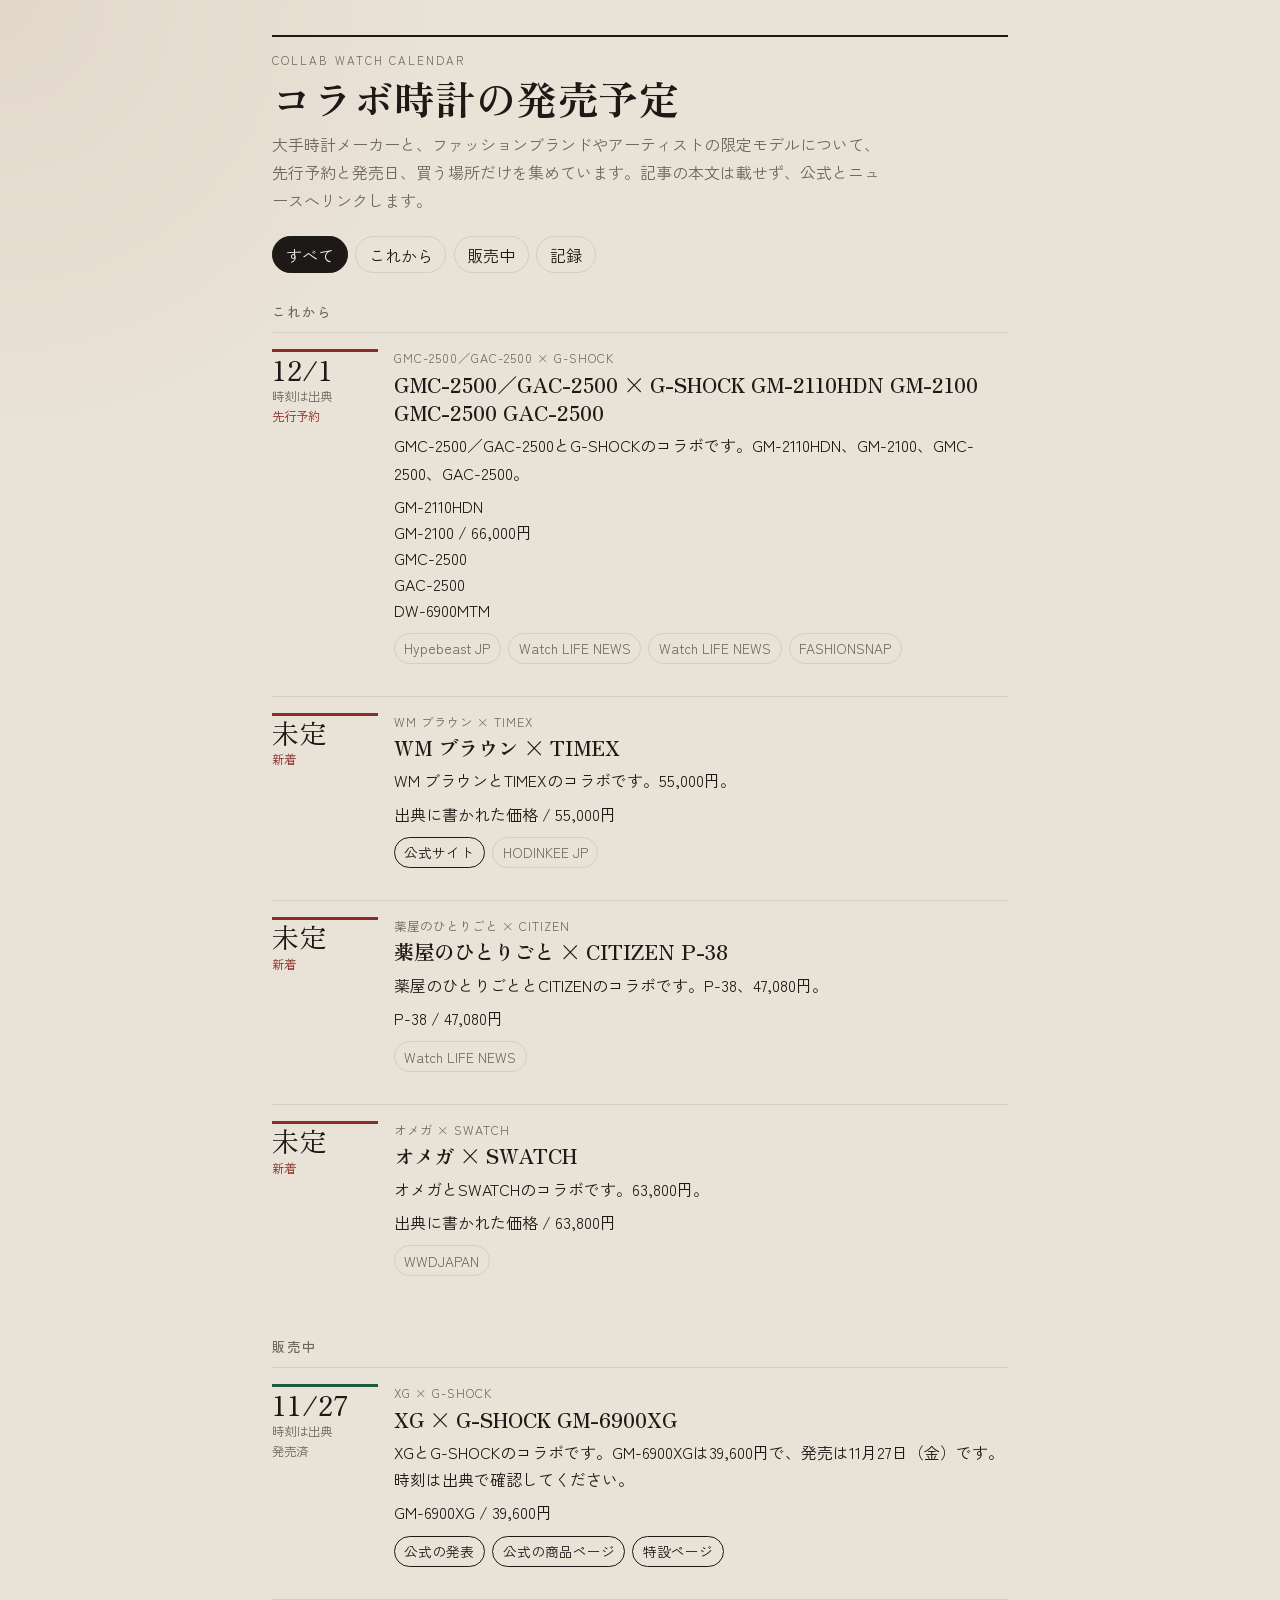
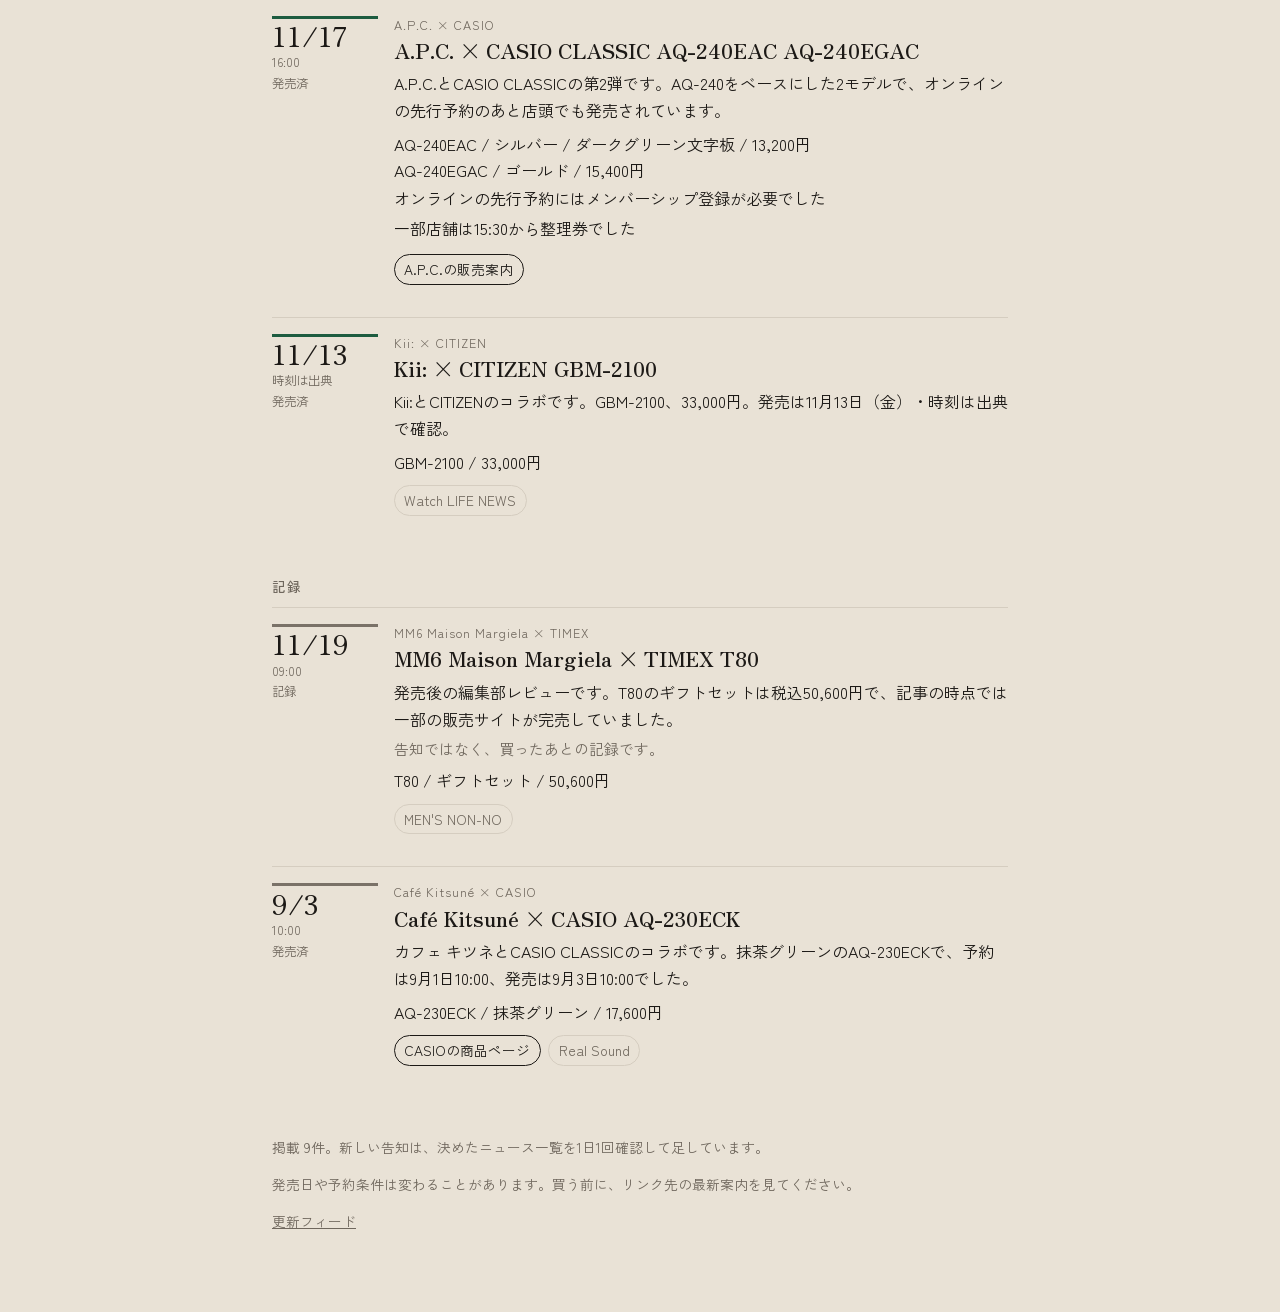
<file: docs/index.html>
<!DOCTYPE html>
<html lang="ja">
<head>
  <meta charset="utf-8">
  <meta name="viewport" content="width=device-width, initial-scale=1">
  <title>コラボ時計の発売予定</title>
  <meta name="description" content="大手時計メーカーとファッションブランドやアーティストの限定コラボについて、先行予約と発売日、購入ページを集めます。">
  <link rel="stylesheet" href="style.css">
  <link rel="alternate" type="application/rss+xml" title="コラボ時計の発売予定" href="feed.xml">
  <link rel="preconnect" href="https://fonts.googleapis.com">
  <link rel="stylesheet" href="https://fonts.googleapis.com/css2?family=Zen+Kaku+Gothic+New:wght@400;500&family=Zen+Old+Mincho:wght@500;700&display=swap">
</head>
<body>
  <div class="wrap">
    <header class="masthead">
      <p class="eyebrow">COLLAB WATCH CALENDAR</p>
      <h1>コラボ時計の発売予定</h1>
      <p class="lead">大手時計メーカーと、ファッションブランドやアーティストの限定モデルについて、先行予約と発売日、買う場所だけを集めています。記事の本文は載せず、公式とニュースへリンクします。</p>
      <div class="filters">
        <button type="button" data-filter="all" aria-pressed="true">すべて</button>
        <button type="button" data-filter="upcoming" aria-pressed="false">これから</button>
        <button type="button" data-filter="onsale" aria-pressed="false">販売中</button>
        <button type="button" data-filter="archive" aria-pressed="false">記録</button>
      </div>
    </header>
    <section class="section" id="upcoming"><h2>これから</h2>
<article class="card upcoming" data-group="upcoming">
  <div class="when">
    <span class="md">12/1</span>
    <span class="sub">時刻は出典</span>
    <span class="label">先行予約</span>
  </div>
  <div>
    <p class="brands">GMC-2500／GAC-2500 × G-SHOCK</p>
    <h3><a href="items/gmc-2500-gac-2500-g-shock-gm-2110hdn-2026.html">GMC-2500／GAC-2500 × G-SHOCK GM-2110HDN GM-2100 GMC-2500 GAC-2500</a></h3>
    <p class="summary">GMC-2500／GAC-2500とG-SHOCKのコラボです。GM-2110HDN、GM-2100、GMC-2500、GAC-2500。</p>
    
    <ul class="models"><li>GM-2110HDN</li><li>GM-2100 / 66,000円</li><li>GMC-2500</li><li>GAC-2500</li><li>DW-6900MTM</li></ul>
    
    <p class="actions"><a class="quiet" href="https://hypebeast.com/jp/2026/11/g-shock-hidden-ny-collaborative-gm-2110hdn-watch-release-info">Hypebeast JP</a><a class="quiet" href="https://www.powerwatch.jp/2026/11/24/gshock-81/?utm_source=rss&amp;utm_medium=rss&amp;utm_campaign=gshock-81">Watch LIFE NEWS</a><a class="quiet" href="https://www.powerwatch.jp/2026/11/26/gshock-82/?utm_source=rss&amp;utm_medium=rss&amp;utm_campaign=gshock-82">Watch LIFE NEWS</a><a class="quiet" href="https://www.fashionsnap.com/article/2026-11-27/gshock-hidden/">FASHIONSNAP</a></p>
  </div>
</article>
<article class="card upcoming" data-group="upcoming">
  <div class="when">
    <span class="md">未定</span>
    <span class="sub"></span>
    <span class="label">新着</span>
  </div>
  <div>
    <p class="brands">WM ブラウン × TIMEX</p>
    <h3><a href="items/wm-timex-2026.html">WM ブラウン × TIMEX</a></h3>
    <p class="summary">WM ブラウンとTIMEXのコラボです。55,000円。</p>
    
    <ul class="models"><li>出典に書かれた価格 / 55,000円</li></ul>
    
    <p class="actions"><a href="https://timex.com/">公式サイト</a><a class="quiet" href="https://hodinkee.jp/articles/wm-brown-x-timex">HODINKEE JP</a></p>
  </div>
</article>
<article class="card upcoming" data-group="upcoming">
  <div class="when">
    <span class="md">未定</span>
    <span class="sub"></span>
    <span class="label">新着</span>
  </div>
  <div>
    <p class="brands">薬屋のひとりごと × CITIZEN</p>
    <h3><a href="items/0c0a49f5-citizen-p-38-2026.html">薬屋のひとりごと × CITIZEN P-38</a></h3>
    <p class="summary">薬屋のひとりごととCITIZENのコラボです。P-38、47,080円。</p>
    
    <ul class="models"><li>P-38 / 47,080円</li></ul>
    
    <p class="actions"><a class="quiet" href="https://www.powerwatch.jp/2026/11/26/citizen-195/?utm_source=rss&amp;utm_medium=rss&amp;utm_campaign=citizen-195">Watch LIFE NEWS</a></p>
  </div>
</article>
<article class="card upcoming" data-group="upcoming">
  <div class="when">
    <span class="md">未定</span>
    <span class="sub"></span>
    <span class="label">新着</span>
  </div>
  <div>
    <p class="brands">オメガ × SWATCH</p>
    <h3><a href="items/e5746739-swatch-2026.html">オメガ × SWATCH</a></h3>
    <p class="summary">オメガとSWATCHのコラボです。63,800円。</p>
    
    <ul class="models"><li>出典に書かれた価格 / 63,800円</li></ul>
    
    <p class="actions"><a class="quiet" href="https://www.wwdjapan.com/articles/2562123">WWDJAPAN</a></p>
  </div>
</article></section><section class="section" id="onsale"><h2>販売中</h2>
<article class="card onsale" data-group="onsale">
  <div class="when">
    <span class="md">11/27</span>
    <span class="sub">時刻は出典</span>
    <span class="label">発売済</span>
  </div>
  <div>
    <p class="brands">XG × G-SHOCK</p>
    <h3><a href="items/xg-g-shock-gm-6900xg-2026.html">XG × G-SHOCK GM-6900XG</a></h3>
    <p class="summary">XGとG-SHOCKのコラボです。GM-6900XGは39,600円で、発売は11月27日（金）です。時刻は出典で確認してください。</p>
    
    <ul class="models"><li>GM-6900XG / 39,600円</li></ul>
    
    <p class="actions"><a href="https://www.casio.co.jp/release/2026/1112-gm-6900xg/">公式の発表</a><a href="https://www.casio.com/jp/watches/gshock/product.GM-6900XG-8/">公式の商品ページ</a><a href="https://gshock.casio.com/jp/contents/ambassador/xg/g-shock-xg-collab-vol2/">特設ページ</a></p>
  </div>
</article>
<article class="card onsale" data-group="onsale">
  <div class="when">
    <span class="md">11/17</span>
    <span class="sub">16:00</span>
    <span class="label">発売済</span>
  </div>
  <div>
    <p class="brands">A.P.C. × CASIO</p>
    <h3><a href="items/apc-casio-aq-240eac-2026.html">A.P.C. × CASIO CLASSIC AQ-240EAC AQ-240EGAC</a></h3>
    <p class="summary">A.P.C.とCASIO CLASSICの第2弾です。AQ-240をベースにした2モデルで、オンラインの先行予約のあと店頭でも発売されています。</p>
    
    <ul class="models"><li>AQ-240EAC / シルバー / ダークグリーン文字板 / 13,200円</li><li>AQ-240EGAC / ゴールド / 15,400円</li></ul>
    <p class="cond">オンラインの先行予約にはメンバーシップ登録が必要でした</p><p class="cond">一部店舗は15:30から整理券でした</p>
    <p class="actions"><a href="https://www.apcjp.com/jpn/journal/a-p-c-x-casio-の販売について">A.P.C.の販売案内</a></p>
  </div>
</article>
<article class="card onsale" data-group="onsale">
  <div class="when">
    <span class="md">11/13</span>
    <span class="sub">時刻は出典</span>
    <span class="label">発売済</span>
  </div>
  <div>
    <p class="brands">Kii: × CITIZEN</p>
    <h3><a href="items/kii-citizen-gbm-2100-2026.html">Kii: × CITIZEN GBM-2100</a></h3>
    <p class="summary">Kii:とCITIZENのコラボです。GBM-2100、33,000円。発売は11月13日（金）・時刻は出典で確認。</p>
    
    <ul class="models"><li>GBM-2100 / 33,000円</li></ul>
    
    <p class="actions"><a class="quiet" href="https://www.powerwatch.jp/2026/11/25/citizen-196/?utm_source=rss&amp;utm_medium=rss&amp;utm_campaign=citizen-196">Watch LIFE NEWS</a></p>
  </div>
</article></section><section class="section" id="archive"><h2>記録</h2>
<article class="card archive" data-group="archive">
  <div class="when">
    <span class="md">11/19</span>
    <span class="sub">09:00</span>
    <span class="label">記録</span>
  </div>
  <div>
    <p class="brands">MM6 Maison Margiela × TIMEX</p>
    <h3><a href="items/mm6-timex-t80-2026.html">MM6 Maison Margiela × TIMEX T80</a></h3>
    <p class="summary">発売後の編集部レビューです。T80のギフトセットは税込50,600円で、記事の時点では一部の販売サイトが完売していました。</p>
    <p class="note">告知ではなく、買ったあとの記録です。</p>
    <ul class="models"><li>T80 / ギフトセット / 50,600円</li></ul>
    
    <p class="actions"><a class="quiet" href="https://www.mensnonno.jp/fashion/new-topics/704286/area05/">MEN&#x27;S NON-NO</a></p>
  </div>
</article>
<article class="card archive" data-group="archive">
  <div class="when">
    <span class="md">9/3</span>
    <span class="sub">10:00</span>
    <span class="label">発売済</span>
  </div>
  <div>
    <p class="brands">Café Kitsuné × CASIO</p>
    <h3><a href="items/kitsune-casio-aq-230eck-2026.html">Café Kitsuné × CASIO AQ-230ECK</a></h3>
    <p class="summary">カフェ キツネとCASIO CLASSICのコラボです。抹茶グリーンのAQ-230ECKで、予約は9月1日10:00、発売は9月3日10:00でした。</p>
    
    <ul class="models"><li>AQ-230ECK / 抹茶グリーン / 17,600円</li></ul>
    
    <p class="actions"><a href="https://www.casio.com/jp/watches/casio/casio-classic/aq-230eck/">CASIOの商品ページ</a><a class="quiet" href="https://realsound.jp/tech/2026/09/post-2509956.html">Real Sound</a></p>
  </div>
</article></section>
    <footer>
      <p>掲載 9件。新しい告知は、決めたニュース一覧を1日1回確認して足しています。</p>
      <p>発売日や予約条件は変わることがあります。買う前に、リンク先の最新案内を見てください。</p>
      <p><a href="feed.xml">更新フィード</a></p>
    </footer>
  </div>
  <script>
    const buttons = document.querySelectorAll("[data-filter]");
    buttons.forEach((button) => {
      button.addEventListener("click", () => {
        const filter = button.dataset.filter;
        buttons.forEach((other) => other.setAttribute("aria-pressed", other === button ? "true" : "false"));
        document.querySelectorAll(".card").forEach((card) => {
          card.hidden = filter !== "all" && card.dataset.group !== filter;
        });
        document.querySelectorAll(".section").forEach((section) => {
          section.hidden = filter !== "all" && section.id !== filter;
        });
      });
    });
  </script>
</body>
</html>
</file>
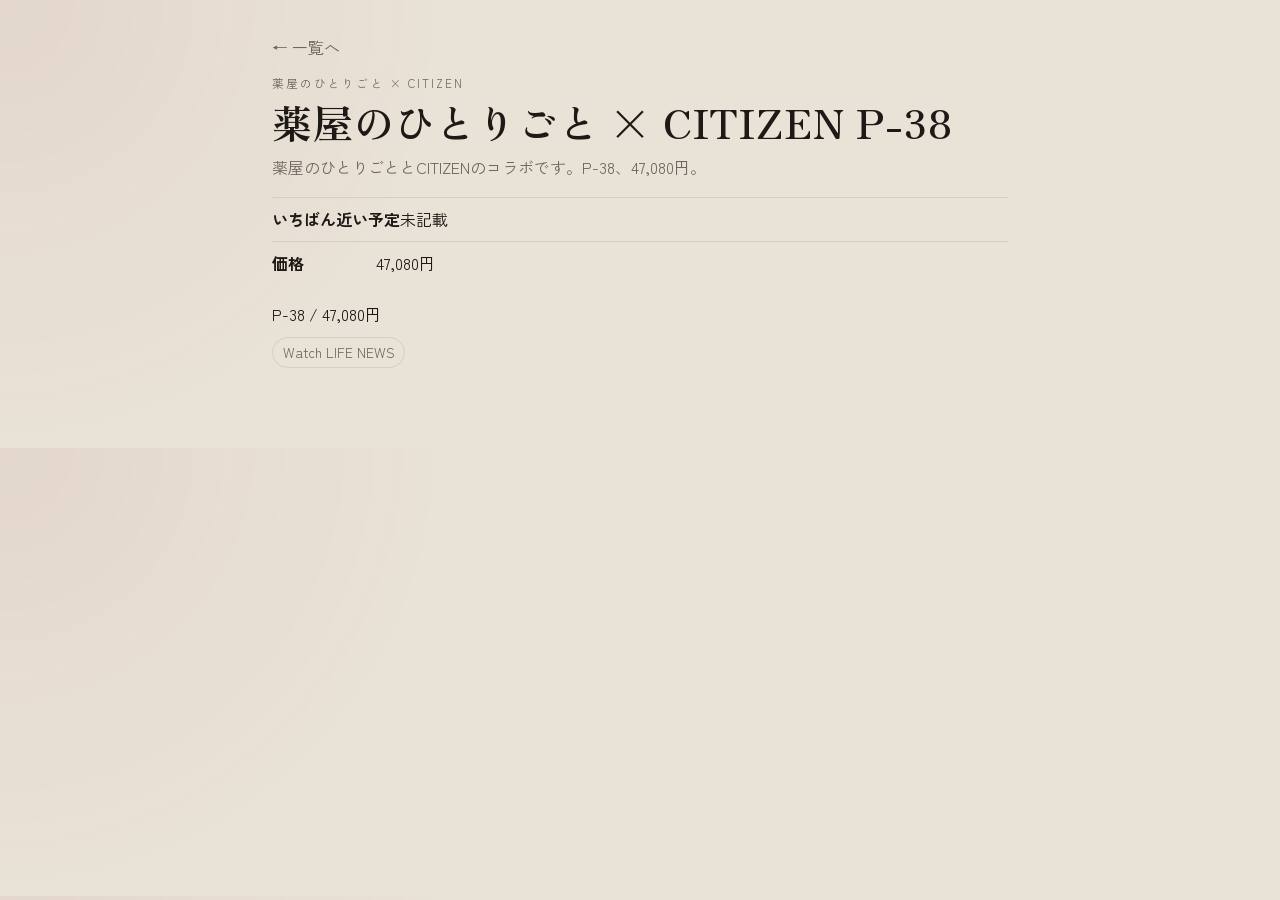
<file: docs/items/0c0a49f5-citizen-p-38-2026.html>
<!DOCTYPE html>
<html lang="ja">
<head>
  <meta charset="utf-8">
  <meta name="viewport" content="width=device-width, initial-scale=1">
  <title>薬屋のひとりごと × CITIZEN P-38｜コラボ時計の発売予定</title>
  <link rel="stylesheet" href="../style.css">
  <link rel="preconnect" href="https://fonts.googleapis.com">
  <link rel="stylesheet" href="https://fonts.googleapis.com/css2?family=Zen+Kaku+Gothic+New:wght@400;500&family=Zen+Old+Mincho:wght@500;700&display=swap">
</head>
<body>
  <div class="wrap detail">
    <p><a class="back" href="../index.html">← 一覧へ</a></p>
    <p class="eyebrow">薬屋のひとりごと × CITIZEN</p>
    <h1>薬屋のひとりごと × CITIZEN P-38</h1>
    <p class="lead">薬屋のひとりごととCITIZENのコラボです。P-38、47,080円。</p>
    
    <ul class="facts"><li><strong>いちばん近い予定</strong>未記載</li><li><strong>価格</strong>47,080円</li></ul>
    <ul class="models"><li>P-38 / 47,080円</li></ul>
    <p class="actions"><a class="quiet" href="https://www.powerwatch.jp/2026/11/26/citizen-195/?utm_source=rss&amp;utm_medium=rss&amp;utm_campaign=citizen-195">Watch LIFE NEWS</a></p>
  </div>
</body>
</html>
</file>
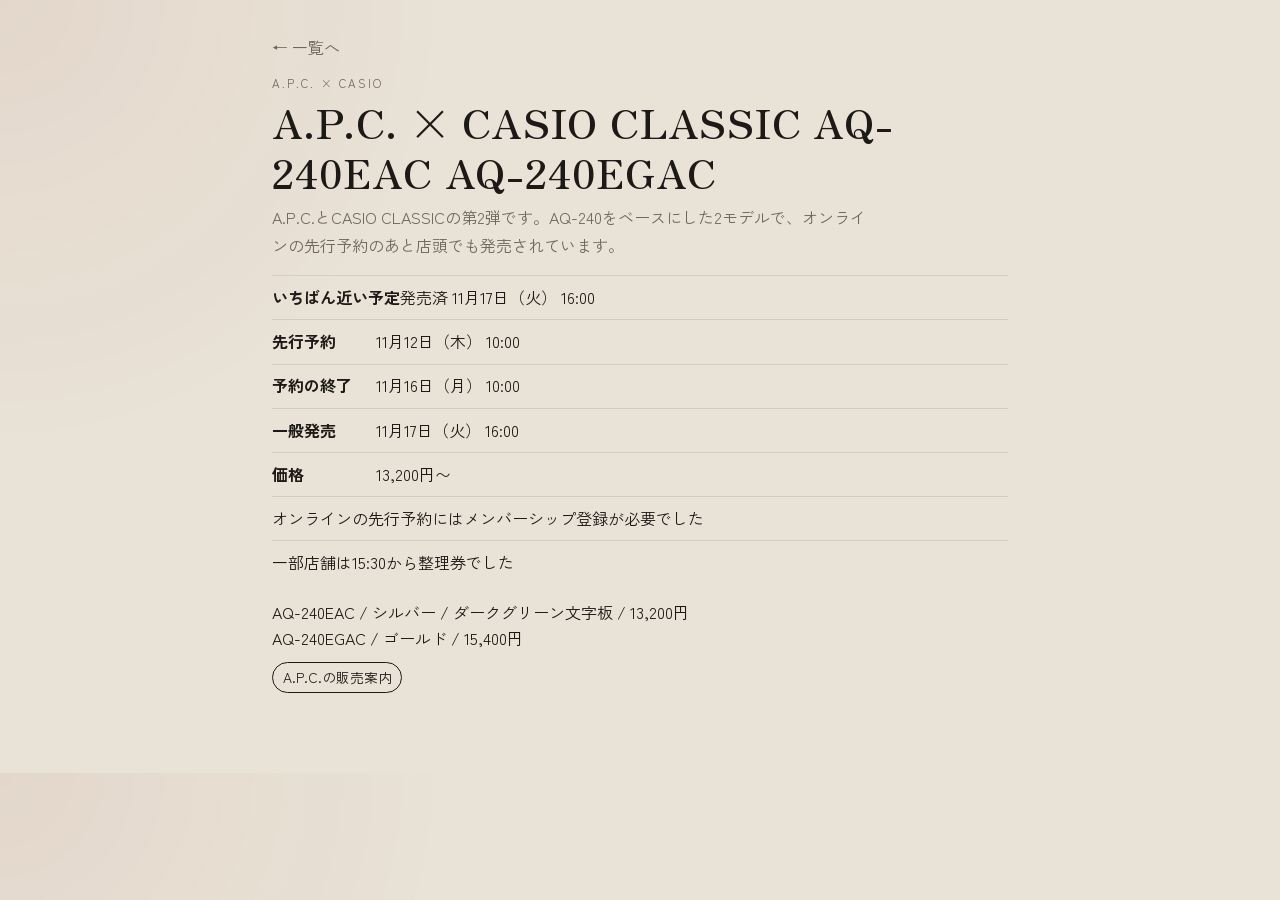
<file: docs/items/apc-casio-aq-240eac-2026.html>
<!DOCTYPE html>
<html lang="ja">
<head>
  <meta charset="utf-8">
  <meta name="viewport" content="width=device-width, initial-scale=1">
  <title>A.P.C. × CASIO CLASSIC AQ-240EAC AQ-240EGAC｜コラボ時計の発売予定</title>
  <link rel="stylesheet" href="../style.css">
  <link rel="preconnect" href="https://fonts.googleapis.com">
  <link rel="stylesheet" href="https://fonts.googleapis.com/css2?family=Zen+Kaku+Gothic+New:wght@400;500&family=Zen+Old+Mincho:wght@500;700&display=swap">
</head>
<body>
  <div class="wrap detail">
    <p><a class="back" href="../index.html">← 一覧へ</a></p>
    <p class="eyebrow">A.P.C. × CASIO</p>
    <h1>A.P.C. × CASIO CLASSIC AQ-240EAC AQ-240EGAC</h1>
    <p class="lead">A.P.C.とCASIO CLASSICの第2弾です。AQ-240をベースにした2モデルで、オンラインの先行予約のあと店頭でも発売されています。</p>
    
    <ul class="facts"><li><strong>いちばん近い予定</strong>発売済 11月17日（火） 16:00</li><li><strong>先行予約</strong>11月12日（木） 10:00</li><li><strong>予約の終了</strong>11月16日（月） 10:00</li><li><strong>一般発売</strong>11月17日（火） 16:00</li><li><strong>価格</strong>13,200円〜</li><li>オンラインの先行予約にはメンバーシップ登録が必要でした</li><li>一部店舗は15:30から整理券でした</li></ul>
    <ul class="models"><li>AQ-240EAC / シルバー / ダークグリーン文字板 / 13,200円</li><li>AQ-240EGAC / ゴールド / 15,400円</li></ul>
    <p class="actions"><a href="https://www.apcjp.com/jpn/journal/a-p-c-x-casio-の販売について">A.P.C.の販売案内</a></p>
  </div>
</body>
</html>
</file>
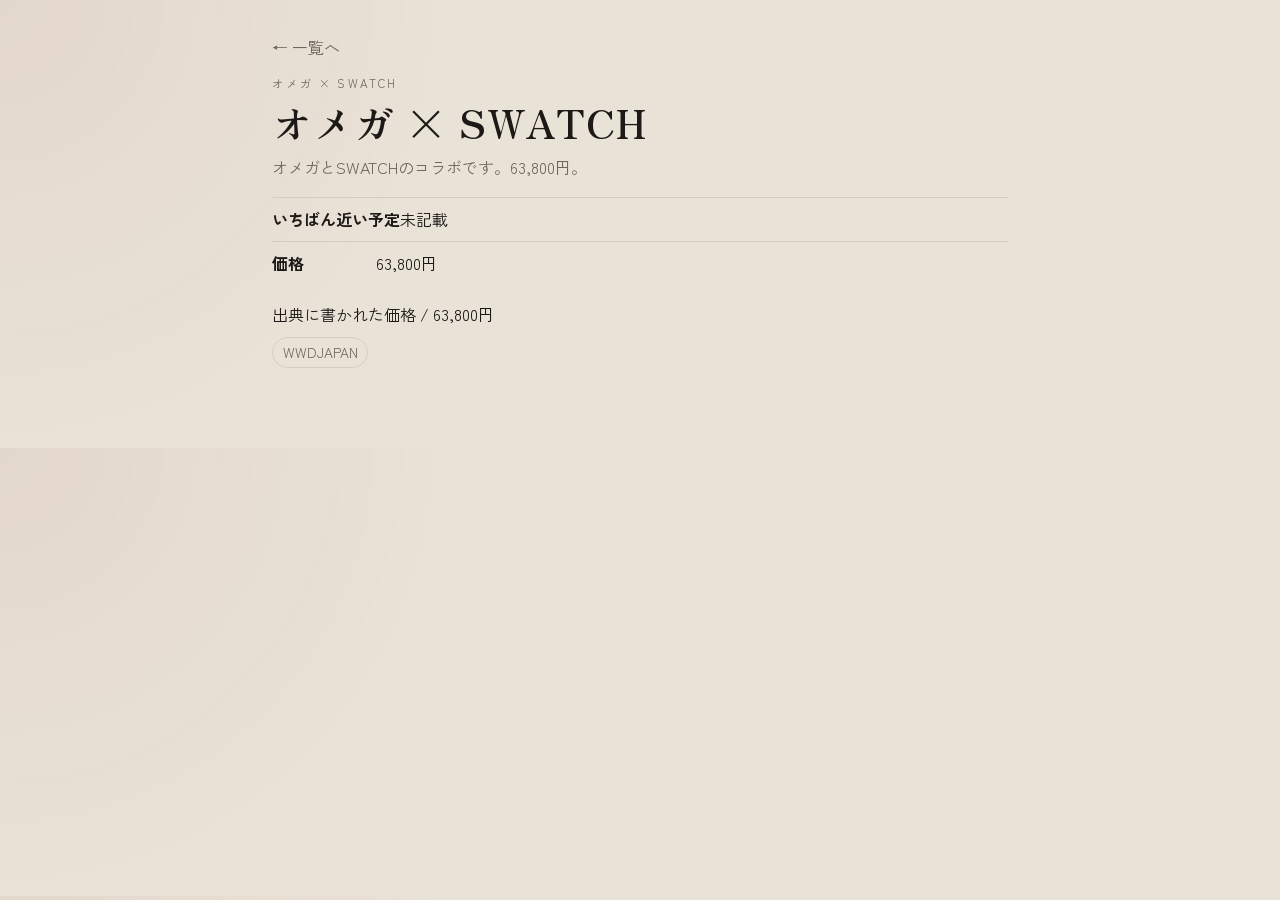
<file: docs/items/e5746739-swatch-2026.html>
<!DOCTYPE html>
<html lang="ja">
<head>
  <meta charset="utf-8">
  <meta name="viewport" content="width=device-width, initial-scale=1">
  <title>オメガ × SWATCH｜コラボ時計の発売予定</title>
  <link rel="stylesheet" href="../style.css">
  <link rel="preconnect" href="https://fonts.googleapis.com">
  <link rel="stylesheet" href="https://fonts.googleapis.com/css2?family=Zen+Kaku+Gothic+New:wght@400;500&family=Zen+Old+Mincho:wght@500;700&display=swap">
</head>
<body>
  <div class="wrap detail">
    <p><a class="back" href="../index.html">← 一覧へ</a></p>
    <p class="eyebrow">オメガ × SWATCH</p>
    <h1>オメガ × SWATCH</h1>
    <p class="lead">オメガとSWATCHのコラボです。63,800円。</p>
    
    <ul class="facts"><li><strong>いちばん近い予定</strong>未記載</li><li><strong>価格</strong>63,800円</li></ul>
    <ul class="models"><li>出典に書かれた価格 / 63,800円</li></ul>
    <p class="actions"><a class="quiet" href="https://www.wwdjapan.com/articles/2562123">WWDJAPAN</a></p>
  </div>
</body>
</html>
</file>
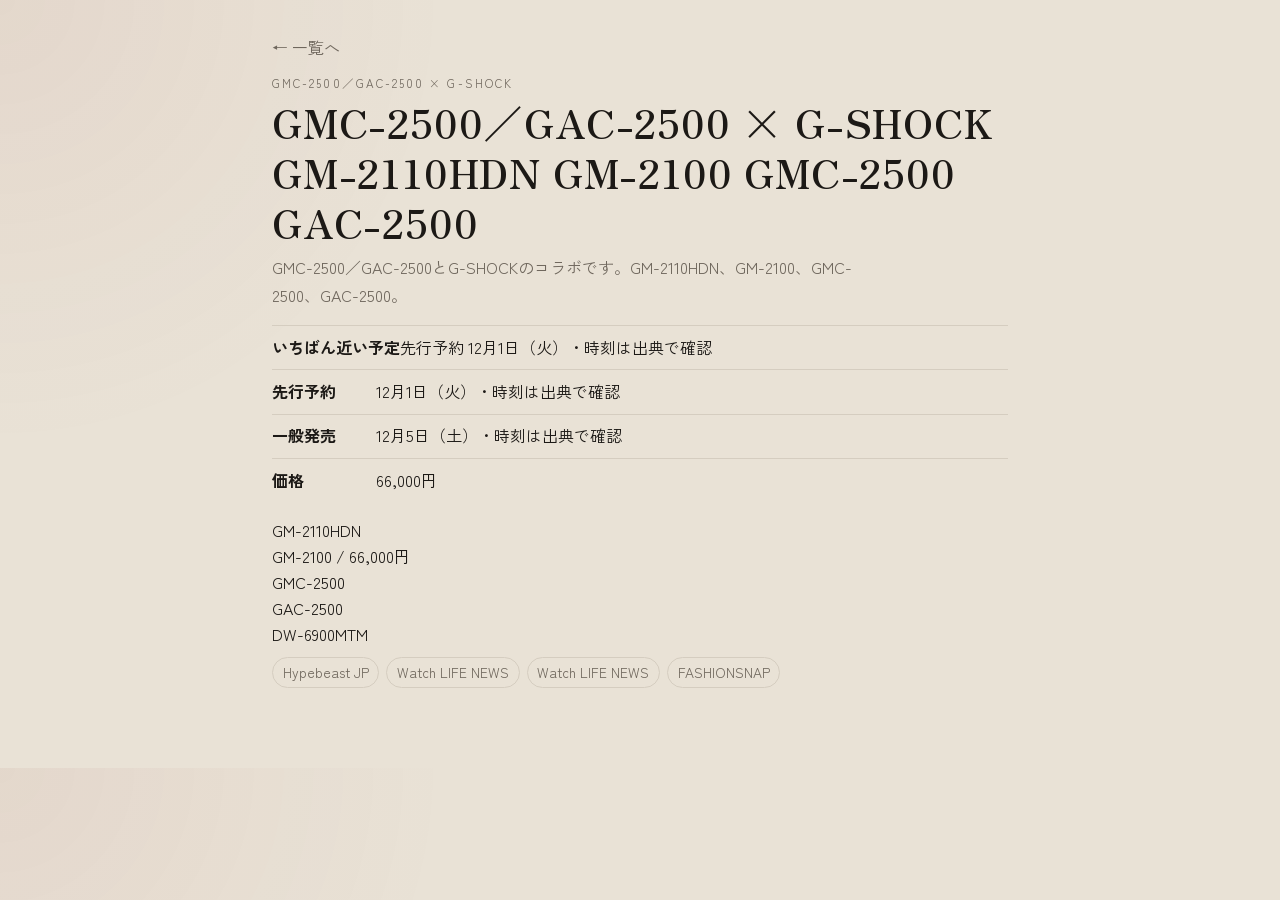
<file: docs/items/gmc-2500-gac-2500-g-shock-gm-2110hdn-2026.html>
<!DOCTYPE html>
<html lang="ja">
<head>
  <meta charset="utf-8">
  <meta name="viewport" content="width=device-width, initial-scale=1">
  <title>GMC-2500／GAC-2500 × G-SHOCK GM-2110HDN GM-2100 GMC-2500 GAC-2500｜コラボ時計の発売予定</title>
  <link rel="stylesheet" href="../style.css">
  <link rel="preconnect" href="https://fonts.googleapis.com">
  <link rel="stylesheet" href="https://fonts.googleapis.com/css2?family=Zen+Kaku+Gothic+New:wght@400;500&family=Zen+Old+Mincho:wght@500;700&display=swap">
</head>
<body>
  <div class="wrap detail">
    <p><a class="back" href="../index.html">← 一覧へ</a></p>
    <p class="eyebrow">GMC-2500／GAC-2500 × G-SHOCK</p>
    <h1>GMC-2500／GAC-2500 × G-SHOCK GM-2110HDN GM-2100 GMC-2500 GAC-2500</h1>
    <p class="lead">GMC-2500／GAC-2500とG-SHOCKのコラボです。GM-2110HDN、GM-2100、GMC-2500、GAC-2500。</p>
    
    <ul class="facts"><li><strong>いちばん近い予定</strong>先行予約 12月1日（火）・時刻は出典で確認</li><li><strong>先行予約</strong>12月1日（火）・時刻は出典で確認</li><li><strong>一般発売</strong>12月5日（土）・時刻は出典で確認</li><li><strong>価格</strong>66,000円</li></ul>
    <ul class="models"><li>GM-2110HDN</li><li>GM-2100 / 66,000円</li><li>GMC-2500</li><li>GAC-2500</li><li>DW-6900MTM</li></ul>
    <p class="actions"><a class="quiet" href="https://hypebeast.com/jp/2026/11/g-shock-hidden-ny-collaborative-gm-2110hdn-watch-release-info">Hypebeast JP</a><a class="quiet" href="https://www.powerwatch.jp/2026/11/24/gshock-81/?utm_source=rss&amp;utm_medium=rss&amp;utm_campaign=gshock-81">Watch LIFE NEWS</a><a class="quiet" href="https://www.powerwatch.jp/2026/11/26/gshock-82/?utm_source=rss&amp;utm_medium=rss&amp;utm_campaign=gshock-82">Watch LIFE NEWS</a><a class="quiet" href="https://www.fashionsnap.com/article/2026-11-27/gshock-hidden/">FASHIONSNAP</a></p>
  </div>
</body>
</html>
</file>
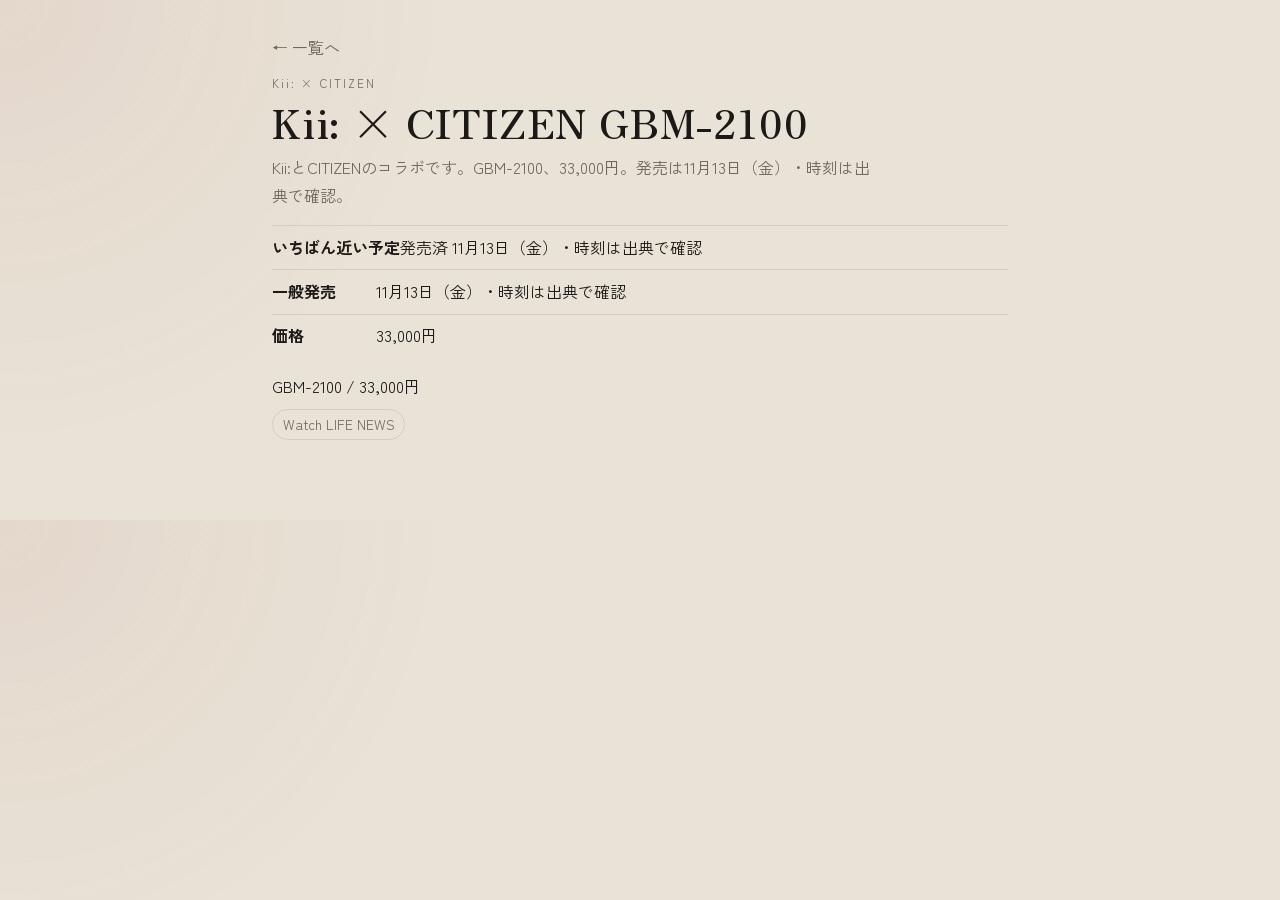
<file: docs/items/kii-citizen-gbm-2100-2026.html>
<!DOCTYPE html>
<html lang="ja">
<head>
  <meta charset="utf-8">
  <meta name="viewport" content="width=device-width, initial-scale=1">
  <title>Kii: × CITIZEN GBM-2100｜コラボ時計の発売予定</title>
  <link rel="stylesheet" href="../style.css">
  <link rel="preconnect" href="https://fonts.googleapis.com">
  <link rel="stylesheet" href="https://fonts.googleapis.com/css2?family=Zen+Kaku+Gothic+New:wght@400;500&family=Zen+Old+Mincho:wght@500;700&display=swap">
</head>
<body>
  <div class="wrap detail">
    <p><a class="back" href="../index.html">← 一覧へ</a></p>
    <p class="eyebrow">Kii: × CITIZEN</p>
    <h1>Kii: × CITIZEN GBM-2100</h1>
    <p class="lead">Kii:とCITIZENのコラボです。GBM-2100、33,000円。発売は11月13日（金）・時刻は出典で確認。</p>
    
    <ul class="facts"><li><strong>いちばん近い予定</strong>発売済 11月13日（金）・時刻は出典で確認</li><li><strong>一般発売</strong>11月13日（金）・時刻は出典で確認</li><li><strong>価格</strong>33,000円</li></ul>
    <ul class="models"><li>GBM-2100 / 33,000円</li></ul>
    <p class="actions"><a class="quiet" href="https://www.powerwatch.jp/2026/11/25/citizen-196/?utm_source=rss&amp;utm_medium=rss&amp;utm_campaign=citizen-196">Watch LIFE NEWS</a></p>
  </div>
</body>
</html>
</file>
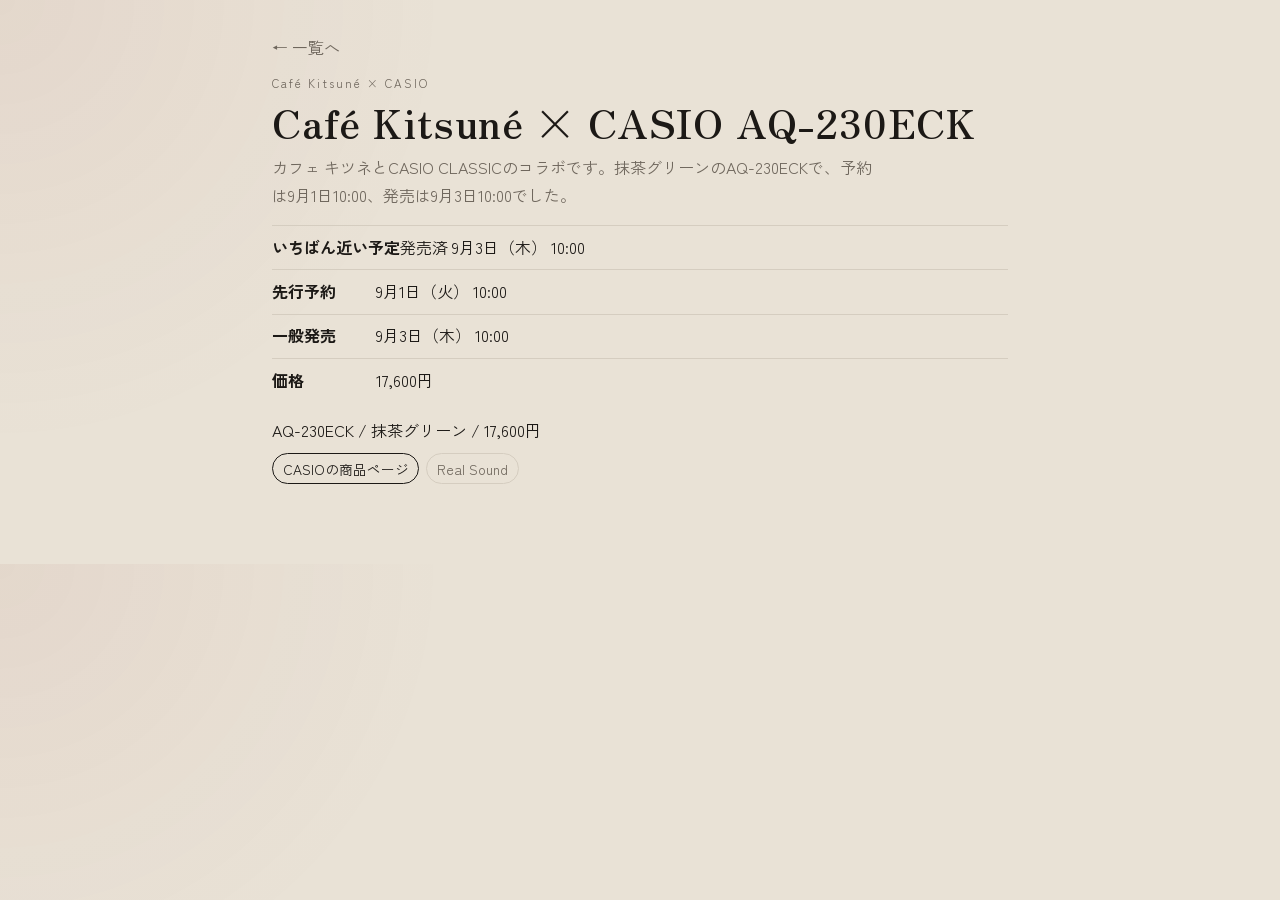
<file: docs/items/kitsune-casio-aq-230eck-2026.html>
<!DOCTYPE html>
<html lang="ja">
<head>
  <meta charset="utf-8">
  <meta name="viewport" content="width=device-width, initial-scale=1">
  <title>Café Kitsuné × CASIO AQ-230ECK｜コラボ時計の発売予定</title>
  <link rel="stylesheet" href="../style.css">
  <link rel="preconnect" href="https://fonts.googleapis.com">
  <link rel="stylesheet" href="https://fonts.googleapis.com/css2?family=Zen+Kaku+Gothic+New:wght@400;500&family=Zen+Old+Mincho:wght@500;700&display=swap">
</head>
<body>
  <div class="wrap detail">
    <p><a class="back" href="../index.html">← 一覧へ</a></p>
    <p class="eyebrow">Café Kitsuné × CASIO</p>
    <h1>Café Kitsuné × CASIO AQ-230ECK</h1>
    <p class="lead">カフェ キツネとCASIO CLASSICのコラボです。抹茶グリーンのAQ-230ECKで、予約は9月1日10:00、発売は9月3日10:00でした。</p>
    
    <ul class="facts"><li><strong>いちばん近い予定</strong>発売済 9月3日（木） 10:00</li><li><strong>先行予約</strong>9月1日（火） 10:00</li><li><strong>一般発売</strong>9月3日（木） 10:00</li><li><strong>価格</strong>17,600円</li></ul>
    <ul class="models"><li>AQ-230ECK / 抹茶グリーン / 17,600円</li></ul>
    <p class="actions"><a href="https://www.casio.com/jp/watches/casio/casio-classic/aq-230eck/">CASIOの商品ページ</a><a class="quiet" href="https://realsound.jp/tech/2026/09/post-2509956.html">Real Sound</a></p>
  </div>
</body>
</html>
</file>
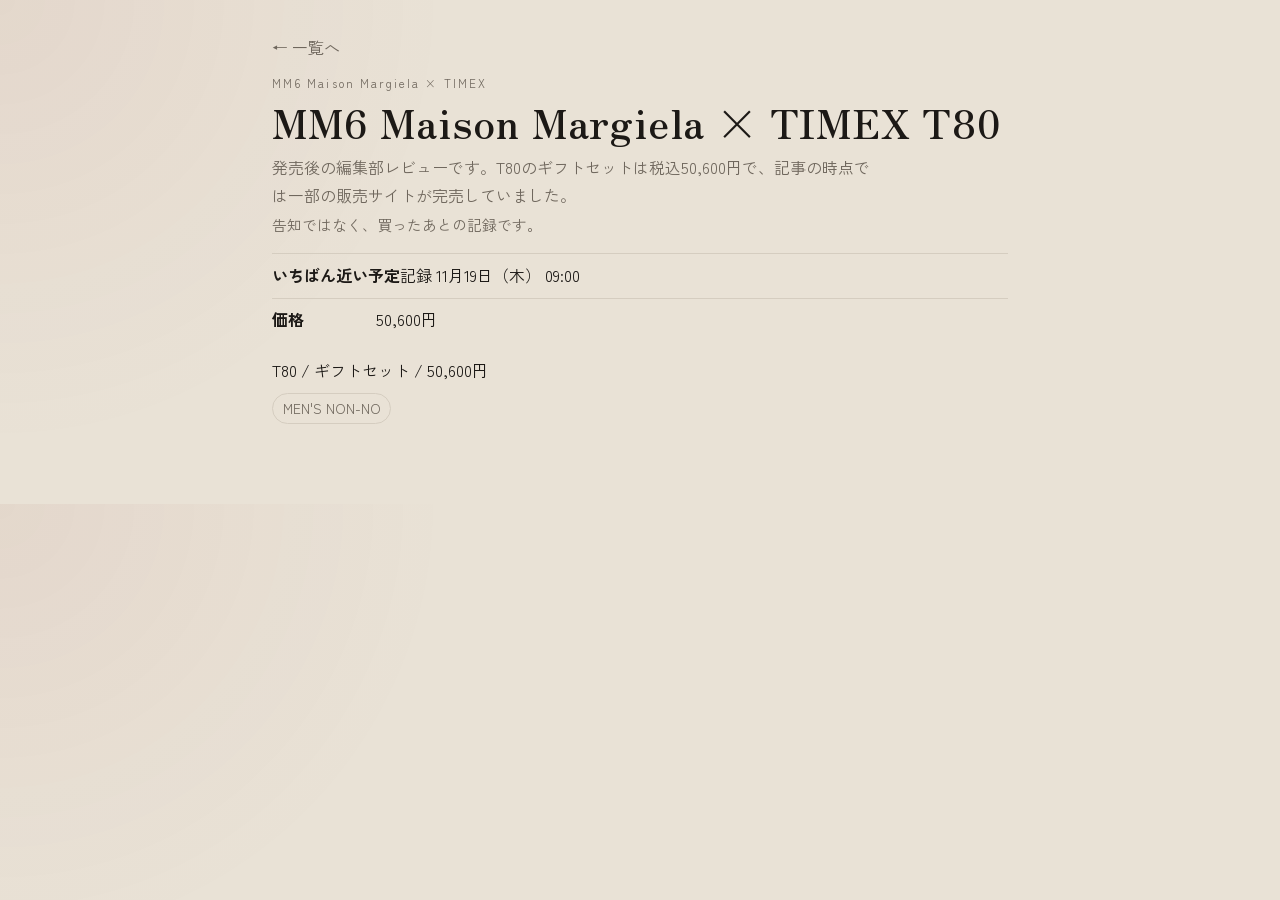
<file: docs/items/mm6-timex-t80-2026.html>
<!DOCTYPE html>
<html lang="ja">
<head>
  <meta charset="utf-8">
  <meta name="viewport" content="width=device-width, initial-scale=1">
  <title>MM6 Maison Margiela × TIMEX T80｜コラボ時計の発売予定</title>
  <link rel="stylesheet" href="../style.css">
  <link rel="preconnect" href="https://fonts.googleapis.com">
  <link rel="stylesheet" href="https://fonts.googleapis.com/css2?family=Zen+Kaku+Gothic+New:wght@400;500&family=Zen+Old+Mincho:wght@500;700&display=swap">
</head>
<body>
  <div class="wrap detail">
    <p><a class="back" href="../index.html">← 一覧へ</a></p>
    <p class="eyebrow">MM6 Maison Margiela × TIMEX</p>
    <h1>MM6 Maison Margiela × TIMEX T80</h1>
    <p class="lead">発売後の編集部レビューです。T80のギフトセットは税込50,600円で、記事の時点では一部の販売サイトが完売していました。</p>
    <p class="note">告知ではなく、買ったあとの記録です。</p>
    <ul class="facts"><li><strong>いちばん近い予定</strong>記録 11月19日（木） 09:00</li><li><strong>価格</strong>50,600円</li></ul>
    <ul class="models"><li>T80 / ギフトセット / 50,600円</li></ul>
    <p class="actions"><a class="quiet" href="https://www.mensnonno.jp/fashion/new-topics/704286/area05/">MEN&#x27;S NON-NO</a></p>
  </div>
</body>
</html>
</file>
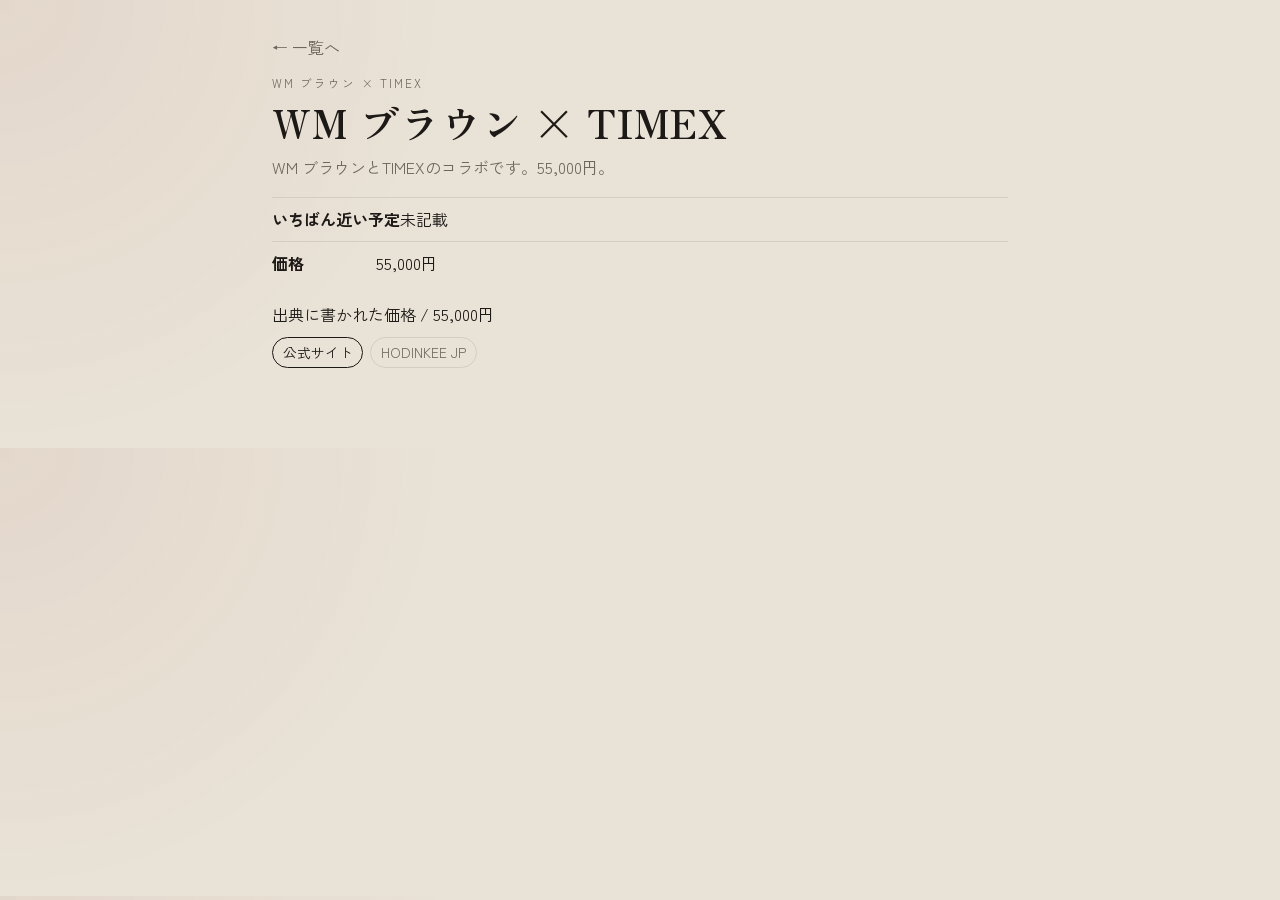
<file: docs/items/wm-timex-2026.html>
<!DOCTYPE html>
<html lang="ja">
<head>
  <meta charset="utf-8">
  <meta name="viewport" content="width=device-width, initial-scale=1">
  <title>WM ブラウン × TIMEX｜コラボ時計の発売予定</title>
  <link rel="stylesheet" href="../style.css">
  <link rel="preconnect" href="https://fonts.googleapis.com">
  <link rel="stylesheet" href="https://fonts.googleapis.com/css2?family=Zen+Kaku+Gothic+New:wght@400;500&family=Zen+Old+Mincho:wght@500;700&display=swap">
</head>
<body>
  <div class="wrap detail">
    <p><a class="back" href="../index.html">← 一覧へ</a></p>
    <p class="eyebrow">WM ブラウン × TIMEX</p>
    <h1>WM ブラウン × TIMEX</h1>
    <p class="lead">WM ブラウンとTIMEXのコラボです。55,000円。</p>
    
    <ul class="facts"><li><strong>いちばん近い予定</strong>未記載</li><li><strong>価格</strong>55,000円</li></ul>
    <ul class="models"><li>出典に書かれた価格 / 55,000円</li></ul>
    <p class="actions"><a href="https://timex.com/">公式サイト</a><a class="quiet" href="https://hodinkee.jp/articles/wm-brown-x-timex">HODINKEE JP</a></p>
  </div>
</body>
</html>
</file>
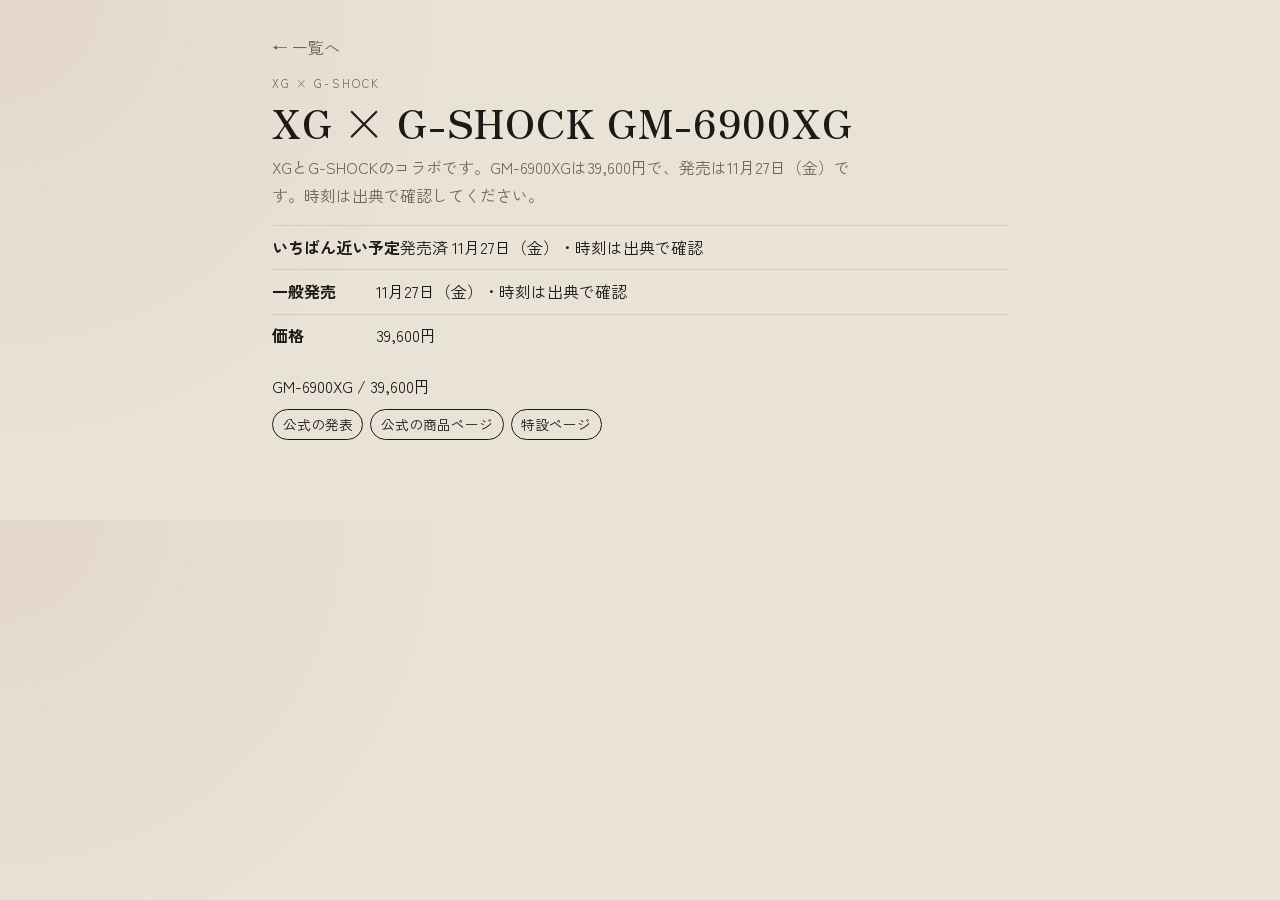
<file: docs/items/xg-g-shock-gm-6900xg-2026.html>
<!DOCTYPE html>
<html lang="ja">
<head>
  <meta charset="utf-8">
  <meta name="viewport" content="width=device-width, initial-scale=1">
  <title>XG × G-SHOCK GM-6900XG｜コラボ時計の発売予定</title>
  <link rel="stylesheet" href="../style.css">
  <link rel="preconnect" href="https://fonts.googleapis.com">
  <link rel="stylesheet" href="https://fonts.googleapis.com/css2?family=Zen+Kaku+Gothic+New:wght@400;500&family=Zen+Old+Mincho:wght@500;700&display=swap">
</head>
<body>
  <div class="wrap detail">
    <p><a class="back" href="../index.html">← 一覧へ</a></p>
    <p class="eyebrow">XG × G-SHOCK</p>
    <h1>XG × G-SHOCK GM-6900XG</h1>
    <p class="lead">XGとG-SHOCKのコラボです。GM-6900XGは39,600円で、発売は11月27日（金）です。時刻は出典で確認してください。</p>
    
    <ul class="facts"><li><strong>いちばん近い予定</strong>発売済 11月27日（金）・時刻は出典で確認</li><li><strong>一般発売</strong>11月27日（金）・時刻は出典で確認</li><li><strong>価格</strong>39,600円</li></ul>
    <ul class="models"><li>GM-6900XG / 39,600円</li></ul>
    <p class="actions"><a href="https://www.casio.co.jp/release/2026/1112-gm-6900xg/">公式の発表</a><a href="https://www.casio.com/jp/watches/gshock/product.GM-6900XG-8/">公式の商品ページ</a><a href="https://gshock.casio.com/jp/contents/ambassador/xg/g-shock-xg-collab-vol2/">特設ページ</a></p>
  </div>
</body>
</html>
</file>
<file: docs/style.css>
:root {
  --paper: #e9e2d6;
  --sheet: #f6f1e8;
  --ink: #1c1916;
  --muted: #6f675d;
  --line: #d5cdc0;
  --stamp: #8e2c2a;
  --sale: #1d5c40;
  --archive: #7a7268;
  --shadow: 0 1px 0 rgba(28, 25, 22, 0.04);
  font-family: "Zen Kaku Gothic New", "Hiragino Sans", "Yu Gothic", sans-serif;
}
* { box-sizing: border-box; }
body {
  margin: 0;
  background:
    radial-gradient(circle at top left, rgba(142, 44, 42, 0.06), transparent 28rem),
    var(--paper);
  color: var(--ink);
}
a { color: inherit; }
.wrap { width: min(46rem, calc(100% - 2rem)); margin: 0 auto; padding: 2.2rem 0 4rem; }
.masthead { border-top: 2px solid var(--ink); padding-top: 0.9rem; }
.eyebrow {
  margin: 0;
  letter-spacing: 0.18em;
  font-size: 0.72rem;
  color: var(--muted);
}
h1 {
  margin: 0.35rem 0 0.4rem;
  font-family: "Zen Old Mincho", "Yu Mincho", serif;
  font-size: clamp(1.8rem, 4vw, 2.5rem);
  font-weight: 700;
  letter-spacing: 0.02em;
  line-height: 1.25;
}
.lead { margin: 0; max-width: 38rem; line-height: 1.75; color: var(--muted); }
.filters { display: flex; flex-wrap: wrap; gap: 0.45rem; margin: 1.4rem 0 0.4rem; }
.filters button {
  border: 1px solid var(--line);
  background: transparent;
  color: var(--ink);
  border-radius: 999px;
  padding: 0.35rem 0.8rem;
  font: inherit;
  cursor: pointer;
}
.filters button[aria-pressed="true"] { background: var(--ink); color: var(--sheet); border-color: var(--ink); }
.section { margin-top: 1.8rem; }
.section h2 {
  margin: 0 0 0.7rem;
  font-size: 0.82rem;
  letter-spacing: 0.14em;
  font-weight: 500;
  color: var(--muted);
}
.card {
  display: grid;
  grid-template-columns: 6.6rem 1fr;
  gap: 0.9rem 1rem;
  padding: 1rem 0;
  border-top: 1px solid var(--line);
  background: transparent;
}
.when { padding-top: 0.15rem; border-top: 3px solid var(--ink); }
.card.upcoming .when { border-top-color: var(--stamp); }
.card.onsale .when { border-top-color: var(--sale); }
.card.archive .when { border-top-color: var(--archive); }
.when .md {
  display: block;
  font-family: "Zen Old Mincho", serif;
  font-size: 1.7rem;
  line-height: 1.1;
}
.when .sub, .when .label { display: block; color: var(--muted); font-size: 0.78rem; margin-top: 0.15rem; }
.card.upcoming .label { color: var(--stamp); }
.brands { margin: 0; font-size: 0.78rem; letter-spacing: 0.08em; color: var(--muted); }
.card h3 { margin: 0.15rem 0 0.35rem; font-family: "Zen Old Mincho", serif; font-size: 1.28rem; font-weight: 700; line-height: 1.4; }
.card h3 a { text-decoration: none; }
.card h3 a:hover { text-decoration: underline; }
.summary, .note, .cond { margin: 0.2rem 0; line-height: 1.7; }
.note { color: var(--muted); font-size: 0.92rem; }
.models { margin: 0.45rem 0 0; padding: 0; list-style: none; color: var(--ink); }
.models li { margin: 0.12rem 0; }
.actions { display: flex; flex-wrap: wrap; gap: 0.45rem; margin-top: 0.7rem; }
.actions a {
  text-decoration: none;
  border: 1px solid var(--ink);
  padding: 0.28rem 0.6rem;
  border-radius: 999px;
  font-size: 0.86rem;
}
.actions a.quiet { border-color: var(--line); color: var(--muted); }
footer { margin-top: 2.4rem; color: var(--muted); font-size: 0.86rem; line-height: 1.7; }
.detail { padding-top: 1.2rem; }
.detail .back { color: var(--muted); text-decoration: none; }
.facts { margin: 1rem 0; padding: 0; list-style: none; }
.facts li { padding: 0.55rem 0; border-top: 1px solid var(--line); line-height: 1.6; }
.facts strong { display: inline-block; min-width: 6.5rem; }
@media (max-width: 640px) {
  .card { grid-template-columns: 1fr; gap: 0.45rem; }
  .when { display: flex; gap: 0.7rem; align-items: baseline; }
}
</file>
